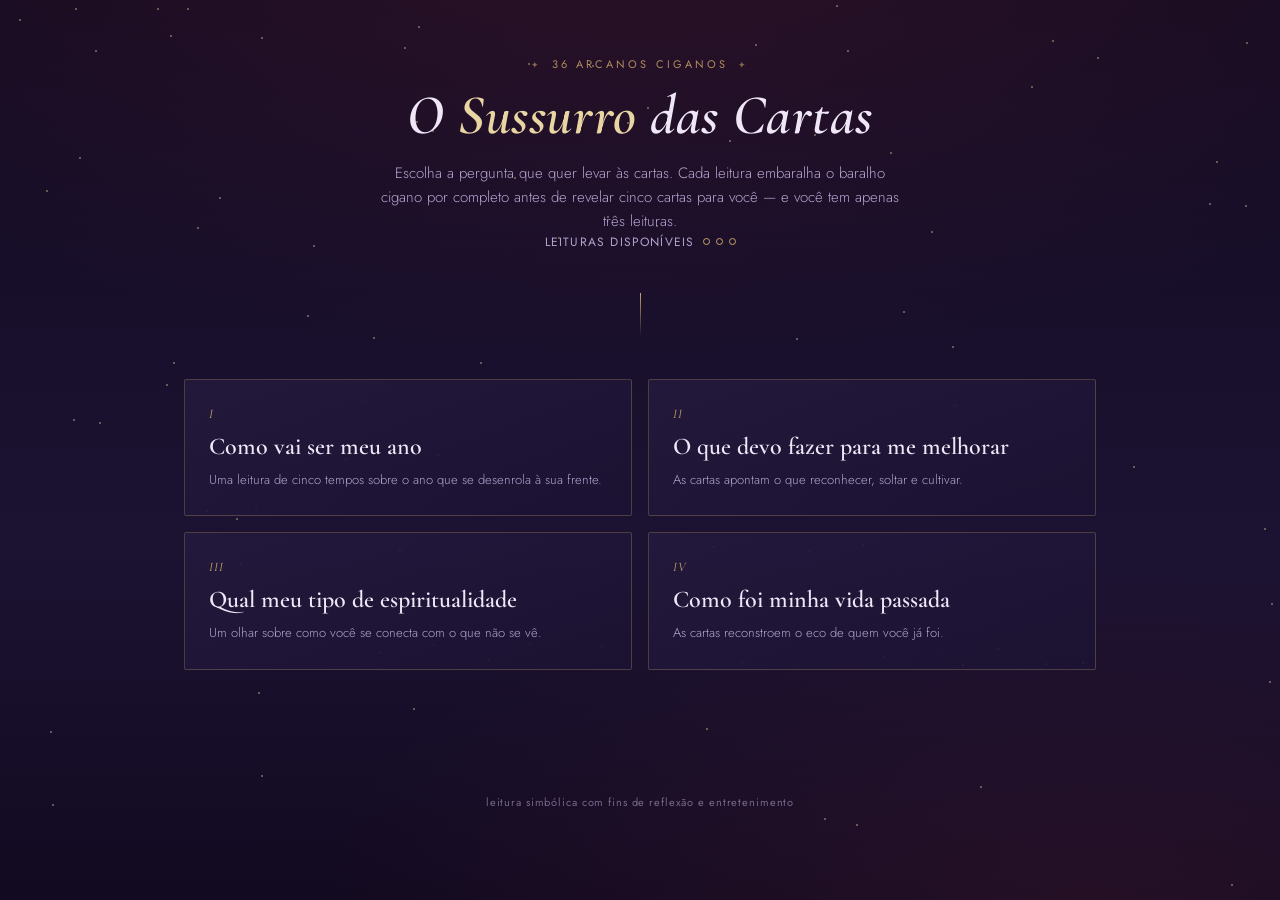
<file: tarot.html>
<!DOCTYPE html>
<html lang="pt-BR">
<head>
<meta charset="UTF-8">
<meta name="viewport" content="width=device-width, initial-scale=1.0">
<title>Sussurro das Cartas — Baralho Cigano</title>
<link rel="preconnect" href="https://fonts.googleapis.com">
<link href="https://fonts.googleapis.com/css2?family=Cormorant+Garamond:ital,wght@0,500;0,600;1,500;1,600&family=Jost:wght@300;400;500;600&display=swap" rel="stylesheet">
<style>
  :root{
    --bg-deep:#120a20;
    --bg-mid:#1c1333;
    --bg-panel:#241a3d;
    --gold:#c9a668;
    --gold-soft:#e8d5a3;
    --wine:#5c2036;
    --ink:#efe7f7;
    --ink-muted:#b3a4cf;
    --line: rgba(201,166,104,.28);
    --shadow: 0 20px 60px rgba(0,0,0,.45);
  }
  *{box-sizing:border-box; margin:0; padding:0;}
  html,body{height:100%;}
  body{
    font-family:'Jost', sans-serif;
    background:
      radial-gradient(ellipse 80% 50% at 50% -10%, rgba(92,32,54,.35), transparent),
      radial-gradient(ellipse 60% 40% at 85% 100%, rgba(92,32,54,.25), transparent),
      linear-gradient(180deg, var(--bg-deep), var(--bg-mid) 60%, var(--bg-deep));
    color:var(--ink);
    min-height:100vh;
    overflow-x:hidden;
    position:relative;
  }
  #stars{position:fixed; inset:0; pointer-events:none; z-index:0;}
  .star{
    position:absolute; width:2px; height:2px; border-radius:50%;
    background:var(--gold-soft); opacity:.5;
    animation: twinkle 4s ease-in-out infinite;
  }
  @keyframes twinkle{ 0%,100%{opacity:.15; transform:scale(1);} 50%{opacity:.9; transform:scale(1.6);} }

  .wrap{position:relative; z-index:1; max-width:960px; margin:0 auto; padding:56px 24px 90px; min-height:100vh; display:flex; flex-direction:column;}

  .eyebrow{
    font-family:'Jost'; font-size:11px; letter-spacing:.28em; text-transform:uppercase;
    color:var(--gold); text-align:center; margin-bottom:14px; opacity:.85;
  }
  .eyebrow::before, .eyebrow::after{content:"✦"; margin:0 10px; font-size:9px; opacity:.7;}

  h1{
    font-family:'Cormorant Garamond', serif; font-style:italic; font-weight:600;
    font-size:clamp(34px, 6vw, 56px); text-align:center; line-height:1.05;
    color:var(--ink); letter-spacing:.01em;
  }
  h1 span{color:var(--gold-soft);}

  .subtitle{
    text-align:center; color:var(--ink-muted); font-weight:300; font-size:15px;
    max-width:520px; margin:16px auto 0; line-height:1.6;
  }

  .divider{
    width:1px; height:44px; background:linear-gradient(var(--gold), transparent);
    margin:34px auto;
  }

  .plays-meter{
    display:flex; align-items:center; justify-content:center; gap:8px;
    margin-bottom:8px; color:var(--ink-muted); font-size:12px; letter-spacing:.1em; text-transform:uppercase;
  }
  .plays-dots{display:flex; gap:6px;}
  .play-dot{width:7px; height:7px; border-radius:50%; border:1px solid var(--gold); background:transparent; transition:background .3s;}
  .play-dot.used{background:var(--gold);}

  /* ===== Screens ===== */
  .screen{display:none; flex:1; flex-direction:column;}
  .screen.active{display:flex;}

  /* ---- Home: category picker ---- */
  .categories{
    display:grid; grid-template-columns:1fr 1fr; gap:16px; margin-top:8px;
  }
  @media (max-width:620px){ .categories{grid-template-columns:1fr;} }

  .cat-card{
    position:relative; text-align:left; cursor:pointer;
    background:linear-gradient(160deg, rgba(36,26,61,.9), rgba(28,19,51,.9));
    border:1px solid var(--line); border-radius:2px;
    padding:26px 24px; color:var(--ink);
    transition: transform .35s ease, border-color .35s ease, box-shadow .35s ease;
    overflow:hidden;
  }
  .cat-card::before{
    content:""; position:absolute; top:0; left:0; width:2px; height:0;
    background:var(--gold); transition:height .4s ease;
  }
  .cat-card:hover{ transform:translateY(-4px); border-color:var(--gold); box-shadow:var(--shadow); }
  .cat-card:hover::before{ height:100%; }
  .cat-num{
    font-family:'Cormorant Garamond', serif; font-style:italic; font-size:13px; color:var(--gold);
    letter-spacing:.08em; text-transform:uppercase; display:block; margin-bottom:10px;
  }
  .cat-title{
    font-family:'Cormorant Garamond', serif; font-weight:600; font-size:24px; line-height:1.25; margin-bottom:8px;
  }
  .cat-desc{ font-size:13px; color:var(--ink-muted); font-weight:300; line-height:1.5; }

  .locked-msg{
    text-align:center; margin-top:40px; padding:28px; border:1px solid var(--line);
    color:var(--ink-muted); font-size:14px; line-height:1.7; font-weight:300;
  }
  .locked-msg strong{color:var(--gold-soft); font-weight:500;}

  /* ---- Shuffle screen ---- */
  .shuffle-screen{align-items:center; text-align:center;}
  .chosen-label{
    font-family:'Cormorant Garamond', serif; font-style:italic; font-size:22px; color:var(--gold-soft);
    margin-bottom:6px;
  }
  .back-link{
    align-self:flex-start; background:none; border:none; color:var(--ink-muted); font-family:'Jost';
    font-size:12px; letter-spacing:.08em; text-transform:uppercase; cursor:pointer; margin-bottom:24px;
    display:flex; align-items:center; gap:6px; transition:color .3s;
  }
  .back-link:hover{ color:var(--gold-soft); }

  .deck-area{
    position:relative; width:180px; height:250px; margin:48px auto 30px; perspective:1000px;
  }
  .deck-card{
    position:absolute; inset:0; border-radius:8px;
    background:
      repeating-linear-gradient(135deg, rgba(201,166,104,.08) 0 2px, transparent 2px 10px),
      linear-gradient(160deg, #2a1d47, #1a1230);
    border:1px solid var(--gold);
    box-shadow: 0 12px 30px rgba(0,0,0,.5);
    display:flex; align-items:center; justify-content:center;
  }
  .deck-card::before{
    content:""; width:70%; height:78%; border:1px solid var(--line); border-radius:4px;
  }
  .deck-card .sigil{
    position:absolute; font-family:'Cormorant Garamond', serif; font-style:italic; font-size:38px;
    color:var(--gold); opacity:.85;
  }
  .deck-card:nth-child(1){ z-index:5; }
  .deck-card:nth-child(2){ transform:translate(6px,-6px) rotate(-3deg); z-index:4; opacity:.9; }
  .deck-card:nth-child(3){ transform:translate(-8px,6px) rotate(4deg); z-index:3; opacity:.8; }
  .deck-card:nth-child(4){ transform:translate(10px,10px) rotate(-6deg); z-index:2; opacity:.7; }
  .deck-card:nth-child(5){ transform:translate(-10px,-10px) rotate(7deg); z-index:1; opacity:.6; }

  .deck-area.shuffling .deck-card{ animation: shuffleMove 1.1s ease-in-out infinite; }
  .deck-area.shuffling .deck-card:nth-child(1){ animation-delay:0s; }
  .deck-area.shuffling .deck-card:nth-child(2){ animation-delay:.08s; }
  .deck-area.shuffling .deck-card:nth-child(3){ animation-delay:.16s; }
  .deck-area.shuffling .deck-card:nth-child(4){ animation-delay:.24s; }
  .deck-area.shuffling .deck-card:nth-child(5){ animation-delay:.32s; }

  @keyframes shuffleMove{
    0%{ transform:translate(0,0) rotate(0deg); }
    20%{ transform:translate(-26px,-10px) rotate(-14deg); }
    40%{ transform:translate(22px,8px) rotate(11deg); }
    60%{ transform:translate(-14px,10px) rotate(-8deg); }
    80%{ transform:translate(16px,-8px) rotate(9deg); }
    100%{ transform:translate(0,0) rotate(0deg); }
  }

  .shuffle-status{ min-height:24px; color:var(--gold-soft); font-size:13px; letter-spacing:.12em; text-transform:uppercase; margin-bottom:26px; }

  .btn{
    font-family:'Jost'; font-weight:500; font-size:13px; letter-spacing:.14em; text-transform:uppercase;
    background:transparent; color:var(--gold-soft); border:1px solid var(--gold);
    padding:15px 38px; cursor:pointer; border-radius:1px; position:relative; overflow:hidden;
    transition: color .35s ease, box-shadow .35s ease;
  }
  .btn::before{
    content:""; position:absolute; inset:0; background:var(--gold); transform:scaleX(0); transform-origin:left;
    transition:transform .4s ease; z-index:-1;
  }
  .btn:hover:not(:disabled)::before{ transform:scaleX(1); }
  .btn:hover:not(:disabled){ color:#1a1230; box-shadow:0 8px 24px rgba(201,166,104,.25); }
  .btn:disabled{ opacity:.35; cursor:not-allowed; border-color:var(--ink-muted); color:var(--ink-muted); }

  .btn-ghost{ border-color:var(--line); color:var(--ink-muted); }
  .btn-ghost:hover:not(:disabled)::before{ background:var(--ink-muted); }
  .btn-ghost:hover:not(:disabled){ color:var(--bg-deep); }

  /* ---- Reading screen ---- */
  .reading-header{ text-align:center; margin-bottom:6px; }
  .fan{
    display:flex; justify-content:center; align-items:flex-end; gap:0; margin:44px 0 12px;
    flex-wrap:wrap;
  }
  .rcard{
    width:112px; height:168px; margin:0 -14px; position:relative;
    transform-style:preserve-3d; transition: transform .8s cubic-bezier(.2,.7,.3,1);
    cursor:default;
  }
  .rcard:nth-child(1){ transform:rotate(-14deg) translateY(14px); }
  .rcard:nth-child(2){ transform:rotate(-7deg) translateY(2px); }
  .rcard:nth-child(3){ transform:rotate(0deg) translateY(-8px); }
  .rcard:nth-child(4){ transform:rotate(7deg) translateY(2px); }
  .rcard:nth-child(5){ transform:rotate(14deg) translateY(14px); }
  .rcard-inner{
    position:relative; width:100%; height:100%; transform-style:preserve-3d;
    transition:transform 1s cubic-bezier(.3,.6,.3,1);
  }
  .rcard.flipped .rcard-inner{ transform:rotateY(180deg); }
  .rface{
    position:absolute; inset:0; backface-visibility:hidden; border-radius:6px;
    border:1px solid var(--gold); display:flex; flex-direction:column; align-items:center; justify-content:center;
    box-shadow:0 10px 26px rgba(0,0,0,.45);
  }
  .rface.back{
    background:
      repeating-linear-gradient(135deg, rgba(201,166,104,.08) 0 2px, transparent 2px 10px),
      linear-gradient(160deg, #2a1d47, #1a1230);
  }
  .rface.back::after{ content:"✧"; font-family:'Cormorant Garamond', serif; font-style:italic; color:var(--gold); font-size:26px; }
  .rface.front{
    background:linear-gradient(165deg, #2c2049, #1a1230);
    transform:rotateY(180deg); padding:10px; text-align:center;
  }
  .rnum{ font-family:'Cormorant Garamond',serif; font-style:italic; color:var(--gold); font-size:12px; margin-bottom:6px; }
  .rname{ font-family:'Cormorant Garamond', serif; font-weight:600; font-size:16px; color:var(--gold-soft); line-height:1.15; }

  @media (max-width:620px){
    .fan{ gap:0; }
    .rcard{ width:78px; height:118px; margin:0 -10px; }
    .rname{ font-size:12px; }
  }

  .phases{ margin-top:34px; display:flex; flex-direction:column; gap:0; }
  .phase-row{
    display:grid; grid-template-columns:56px 1fr; gap:18px; padding:20px 0;
    border-top:1px solid var(--line); opacity:0; transform:translateY(10px);
    transition:opacity .6s ease, transform .6s ease;
  }
  .phase-row.show{ opacity:1; transform:translateY(0); }
  .phase-row:last-child{ border-bottom:1px solid var(--line); }
  .phase-idx{ font-family:'Cormorant Garamond', serif; font-style:italic; color:var(--gold); font-size:26px; }
  .phase-label{ font-size:11px; letter-spacing:.14em; text-transform:uppercase; color:var(--ink-muted); margin-bottom:5px; }
  .phase-cardname{ font-family:'Cormorant Garamond', serif; font-weight:600; color:var(--gold-soft); font-size:19px; margin-bottom:6px; }
  .phase-text{ font-weight:300; font-size:14.5px; line-height:1.65; color:var(--ink); }

  .synthesis{
    margin-top:38px; padding:28px 30px; border:1px solid var(--gold); background:rgba(92,32,54,.14);
    text-align:center; opacity:0; transition:opacity .8s ease;
  }
  .synthesis.show{ opacity:1; }
  .synthesis-label{ font-size:11px; letter-spacing:.2em; text-transform:uppercase; color:var(--gold); margin-bottom:10px; }
  .synthesis-text{ font-family:'Cormorant Garamond', serif; font-style:italic; font-size:19px; line-height:1.6; color:var(--ink); }

  .reading-actions{ display:flex; justify-content:center; gap:14px; margin-top:40px; flex-wrap:wrap; }

  footer{ text-align:center; margin-top:auto; padding-top:60px; color:var(--ink-muted); font-size:11px; letter-spacing:.08em; opacity:.6; }

  @media (prefers-reduced-motion: reduce){
    .deck-area.shuffling .deck-card{ animation:none; }
    .rcard-inner, .phase-row, .synthesis{ transition:none; }
  }
</style>
</head>
<body>

<div id="stars"></div>

<div class="wrap">

  <div class="eyebrow">36 arcanos ciganos</div>
  <h1>O <span>Sussurro</span> das Cartas</h1>
  <p class="subtitle">Escolha a pergunta que quer levar às cartas. Cada leitura embaralha o baralho cigano por completo antes de revelar cinco cartas para você — e você tem apenas três leituras.</p>

  <div class="plays-meter">
    <span>Leituras disponíveis</span>
    <div class="plays-dots" id="playsDots"></div>
  </div>

  <div class="divider"></div>

  <!-- SCREEN: HOME -->
  <section class="screen active" id="screen-home">
    <div class="categories" id="categories"></div>
    <div class="locked-msg" id="lockedMsg" style="display:none;">
      Suas <strong>três leituras</strong> já foram feitas. As cartas falaram o que tinham a dizer por hoje — deixe essas respostas assentarem antes de voltar a consultá-las.
    </div>
  </section>

  <!-- SCREEN: SHUFFLE -->
  <section class="screen shuffle-screen" id="screen-shuffle">
    <button class="back-link" id="backFromShuffle">← voltar às perguntas</button>
    <div class="eyebrow" style="margin-bottom:2px;">sua pergunta</div>
    <div class="chosen-label" id="chosenLabel">—</div>

    <div class="deck-area" id="deckArea">
      <div class="deck-card"></div>
      <div class="deck-card"></div>
      <div class="deck-card"></div>
      <div class="deck-card"></div>
      <div class="deck-card"></div>
    </div>

    <div class="shuffle-status" id="shuffleStatus">&nbsp;</div>
    <button class="btn" id="startShuffleBtn">Clique para embaralhar</button>
  </section>

  <!-- SCREEN: READING -->
  <section class="screen" id="screen-reading">
    <div class="reading-header">
      <div class="eyebrow" style="margin-bottom:2px;">sua resposta</div>
      <div class="chosen-label" id="readingLabel">—</div>
    </div>

    <div class="fan" id="fan"></div>

    <div class="phases" id="phases"></div>

    <div class="synthesis" id="synthesis">
      <div class="synthesis-label">O que as cartas deixam claro</div>
      <div class="synthesis-text" id="synthesisText"></div>
    </div>

    <div class="reading-actions">
      <button class="btn btn-ghost" id="newReadingBtn">Nova pergunta</button>
    </div>
  </section>

  <footer>leitura simbólica com fins de reflexão e entretenimento</footer>
</div>

<script>
/* ---------- estrelas de fundo ---------- */
(function(){
  const field = document.getElementById('stars');
  const n = window.innerWidth < 620 ? 45 : 90;
  for(let i=0;i<n;i++){
    const s = document.createElement('div');
    s.className = 'star';
    s.style.left = Math.random()*100 + 'vw';
    s.style.top = Math.random()*100 + 'vh';
    s.style.animationDelay = (Math.random()*4) + 's';
    s.style.animationDuration = (3 + Math.random()*3) + 's';
    field.appendChild(s);
  }
})();

/* ---------- baralho cigano (36 cartas) ---------- */
const CARDS = [
  {n:"Cavaleiro", e:"algo novo se aproxima depressa — uma notícia, uma visita ou uma virada de ritmo que muda o que parecia parado"},
  {n:"Trevo", e:"uma pequena chance surge; não é o grande milagre, mas é a brecha que, aproveitada, muda o rumo do dia"},
  {n:"Navio", e:"um deslocamento se anuncia — uma saída, uma mudança de rota ou um recomeço em outro lugar"},
  {n:"Casa", e:"as bases se firmam: família, lar ou uma estrutura que sustenta tudo o que vem depois"},
  {n:"Árvore", e:"o que cresce aqui é lento e vivo — saúde, raízes, um processo que não se apressa"},
  {n:"Nuvens", e:"há névoa sobre o assunto: dúvida, um momento de não saber, e é preciso esperar clarear"},
  {n:"Cobra", e:"cuidado com o que se disfarça de solução — sedução, desvio ou uma complicação escondida"},
  {n:"Caixão", e:"um ciclo se fecha de verdade; não é fim triste, é o espaço vazio que abre lugar para o novo"},
  {n:"Buquê", e:"um presente chega — beleza, reconhecimento, um motivo genuíno de gratidão"},
  {n:"Foice", e:"um corte é necessário: decisão rápida, ruptura limpa, sem meio-termo"},
  {n:"Chicote", e:"um padrão se repete — discussão, tensão ou um ciclo que insiste em voltar até ser encarado"},
  {n:"Pássaros", e:"muitas vozes ao mesmo tempo: conversa, inquietação, ou uma parceria que precisa de escuta"},
  {n:"Criança", e:"um começo simples e sincero, sem o peso do passado — só o primeiro passo"},
  {n:"Raposa", e:"é hora de agir com esperteza — cautela no trabalho, discrição, um passo bem calculado"},
  {n:"Urso", e:"força e proteção entram em cena — coragem, autoridade, algo que finalmente segura a barra"},
  {n:"Estrela", e:"uma luz de orientação aparece — esperança concreta, direção clara, inspiração que guia"},
  {n:"Cegonha", e:"uma mudança está a caminho — renovação, virada de fase, algo se transforma por dentro"},
  {n:"Cachorro", e:"lealdade real se mostra — amizade, apoio sincero, alguém que permanece"},
  {n:"Torre", e:"há distância a ser respeitada — isolamento necessário, uma instituição, ou a visão de cima"},
  {n:"Jardim", e:"a vida social entra em foco — encontros, exposição, um espaço compartilhado com outros"},
  {n:"Montanha", e:"um obstáculo concreto se ergue — atraso, bloqueio, algo que exige contorno, não força"},
  {n:"Caminhos", e:"uma escolha real se apresenta — duas direções, e nenhuma decisão é neutra"},
  {n:"Ratos", e:"algo se desgasta aos poucos — perda pequena, estresse, um vazamento de energia"},
  {n:"Coração", e:"o sentimento verdadeiro aparece — amor, afeto genuíno, o que realmente importa"},
  {n:"Anel", e:"um compromisso se firma — contrato, ciclo que se fecha em aliança, continuidade"},
  {n:"Livro", e:"há algo ainda não revelado — conhecimento oculto, um segredo, um capítulo a estudar"},
  {n:"Carta", e:"uma comunicação decisiva chega — mensagem, documento, palavra que muda o quadro"},
  {n:"Homem", e:"uma energia ativa entra na cena — decisão, ação, presença marcante"},
  {n:"Mulher", e:"uma energia receptiva conduz — intuição, cuidado, presença que sustenta"},
  {n:"Lírio", e:"maturidade e paz se instalam — serenidade, experiência, calma que só o tempo dá"},
  {n:"Sol", e:"clareza e sucesso iluminam o caminho — vitalidade, reconhecimento, um sim evidente"},
  {n:"Lua", e:"o reconhecimento emocional chega — intuição validada, sensibilidade, um chamado interno"},
  {n:"Chave", e:"a solução está ao alcance — certeza, destravamento, a resposta que faltava"},
  {n:"Peixes", e:"abundância entra em fluxo — dinheiro, prosperidade, recursos que voltam a circular"},
  {n:"Âncora", e:"estabilidade se firma — trabalho, permanência, algo que finalmente se fixa"},
  {n:"Cruz", e:"uma provação com sentido se apresenta — destino, fé, um peso que carrega aprendizado"}
];

/* ---------- categorias de pergunta ---------- */
const CATEGORIES = [
  {
    key:'ano', num:'I', title:'Como vai ser meu ano', desc:'Uma leitura de cinco tempos sobre o ano que se desenrola à sua frente.',
    phases:['O que abre o ano','O que se desenrola em seguida','O centro da questão — o que mais pesa','O que ainda vai se mover','Como o ano se fecha']
  },
  {
    key:'melhorar', num:'II', title:'O que devo fazer para me melhorar', desc:'As cartas apontam o que reconhecer, soltar e cultivar.',
    phases:['O que reconhecer em você','O que já não serve e pode ser solto','O que vale cultivar','Onde buscar apoio','O passo seguinte']
  },
  {
    key:'espirito', num:'III', title:'Qual meu tipo de espiritualidade', desc:'Um olhar sobre como você se conecta com o que não se vê.',
    phases:['Sua raiz espiritual','Como você se conecta ao invisível','O que bloqueia essa conexão','Seu dom natural','Para onde essa jornada caminha']
  },
  {
    key:'vidapassada', num:'IV', title:'Como foi minha vida passada', desc:'As cartas reconstroem o eco de quem você já foi.',
    phases:['Quem você foi','A marca que ficou em você','A lição que essa vida deixou','O que se repete hoje','O que finalmente foi encerrado']
  }
];

const MAX_PLAYS = 3;
let playsUsed = 0;
let currentCategory = null;

/* ---------- render categorias ---------- */
const catsEl = document.getElementById('categories');
function renderCategories(){
  catsEl.innerHTML = '';
  CATEGORIES.forEach(cat=>{
    const div = document.createElement('div');
    div.className = 'cat-card';
    div.innerHTML = `<span class="cat-num">${cat.num}</span><div class="cat-title">${cat.title}</div><div class="cat-desc">${cat.desc}</div>`;
    div.addEventListener('click', ()=> openShuffle(cat));
    catsEl.appendChild(div);
  });
}
renderCategories();

/* ---------- plays meter ---------- */
function renderPlaysMeter(){
  const dotsEl = document.getElementById('playsDots');
  dotsEl.innerHTML = '';
  for(let i=0;i<MAX_PLAYS;i++){
    const d = document.createElement('div');
    d.className = 'play-dot' + (i < playsUsed ? ' used' : '');
    dotsEl.appendChild(d);
  }
  const locked = playsUsed >= MAX_PLAYS;
  document.getElementById('categories').style.display = locked ? 'none' : 'grid';
  document.getElementById('lockedMsg').style.display = locked ? 'block' : 'none';
}
renderPlaysMeter();

/* ---------- navegação entre telas ---------- */
function showScreen(id){
  document.querySelectorAll('.screen').forEach(s=>s.classList.remove('active'));
  document.getElementById(id).classList.add('active');
  window.scrollTo({top:0, behavior:'smooth'});
}

function openShuffle(cat){
  currentCategory = cat;
  document.getElementById('chosenLabel').textContent = cat.title;
  document.getElementById('shuffleStatus').innerHTML = '&nbsp;';
  document.getElementById('deckArea').classList.remove('shuffling');
  const btn = document.getElementById('startShuffleBtn');
  btn.disabled = false;
  btn.textContent = 'Clique para embaralhar';
  showScreen('screen-shuffle');
}

document.getElementById('backFromShuffle').addEventListener('click', ()=>{
  renderPlaysMeter();
  showScreen('screen-home');
});

/* ---------- embaralhar (15s) ---------- */
document.getElementById('startShuffleBtn').addEventListener('click', function(){
  if(playsUsed >= MAX_PLAYS) return;
  const btn = this;
  btn.disabled = true;
  const deckArea = document.getElementById('deckArea');
  const statusEl = document.getElementById('shuffleStatus');
  const reduced = window.matchMedia('(prefers-reduced-motion: reduce)').matches;

  deckArea.classList.add('shuffling');
  let secondsLeft = 15;
  statusEl.textContent = 'embaralhando... ' + secondsLeft + 's';

  const tick = setInterval(()=>{
    secondsLeft--;
    if(secondsLeft > 0){
      statusEl.textContent = 'embaralhando... ' + secondsLeft + 's';
    } else {
      statusEl.textContent = 'as cartas se aquietam...';
    }
  }, 1000);

  const totalWait = reduced ? 2200 : 15000;
  setTimeout(()=>{
    clearInterval(tick);
    deckArea.classList.remove('shuffling');
    playsUsed++;
    startReading(currentCategory);
  }, totalWait);
});

/* ---------- sortear 5 cartas únicas ---------- */
function drawFive(){
  const idx = [...Array(CARDS.length).keys()];
  for(let i=idx.length-1;i>0;i--){
    const j = Math.floor(Math.random()*(i+1));
    [idx[i], idx[j]] = [idx[j], idx[i]];
  }
  return idx.slice(0,5).map(i=>CARDS[i]);
}

/* ---------- montar leitura ---------- */
function startReading(cat){
  const drawn = drawFive();
  document.getElementById('readingLabel').textContent = cat.title;

  const fan = document.getElementById('fan');
  fan.innerHTML = '';
  drawn.forEach((card, i)=>{
    const el = document.createElement('div');
    el.className = 'rcard';
    el.innerHTML = `
      <div class="rcard-inner">
        <div class="rface back"></div>
        <div class="rface front">
          <div class="rnum">${cat.phases[i] ? (i+1) : ''}</div>
          <div class="rname">${card.n}</div>
        </div>
      </div>`;
    fan.appendChild(el);
  });

  const phasesEl = document.getElementById('phases');
  phasesEl.innerHTML = '';
  drawn.forEach((card, i)=>{
    const row = document.createElement('div');
    row.className = 'phase-row';
    row.innerHTML = `
      <div class="phase-idx">${String(i+1).padStart(2,'0')}</div>
      <div>
        <div class="phase-label">${cat.phases[i]}</div>
        <div class="phase-cardname">${card.n}</div>
        <div class="phase-text">A carta indica que ${card.e}.</div>
      </div>`;
    phasesEl.appendChild(row);
  });

  const synthEl = document.getElementById('synthesis');
  synthEl.classList.remove('show');
  document.getElementById('synthesisText').textContent =
    `Do início ao fechamento, o caminho vai de ${drawn[0].e} até ${drawn[4].e}.`;

  showScreen('screen-reading');
  renderPlaysMeter();

  // flip cards com stagger
  const rcards = fan.querySelectorAll('.rcard');
  rcards.forEach((el, i)=>{
    setTimeout(()=> el.classList.add('flipped'), 350 + i*260);
  });

  // revelar frases com stagger, depois do flip
  const rows = phasesEl.querySelectorAll('.phase-row');
  rows.forEach((row, i)=>{
    setTimeout(()=> row.classList.add('show'), 1400 + i*300);
  });

  setTimeout(()=> synthEl.classList.add('show'), 1400 + rows.length*300 + 300);
}

document.getElementById('newReadingBtn').addEventListener('click', ()=>{
  renderPlaysMeter();
  showScreen('screen-home');
});

/* ---------- avisa o app pai (index.html) da altura real, pra evitar scroll duplo no iframe ---------- */
function notifyHeight(){
  if (window.parent && window.parent !== window){
    const h = document.body.scrollHeight;
    window.parent.postMessage({ type:'tarotHeight', height:h }, '*');
  }
}
window.addEventListener('load', notifyHeight);
window.addEventListener('resize', notifyHeight);
const heightObserver = new MutationObserver(notifyHeight);
heightObserver.observe(document.body, { childList:true, subtree:true, attributes:true });
</script>
</body>
</html>
</file>
